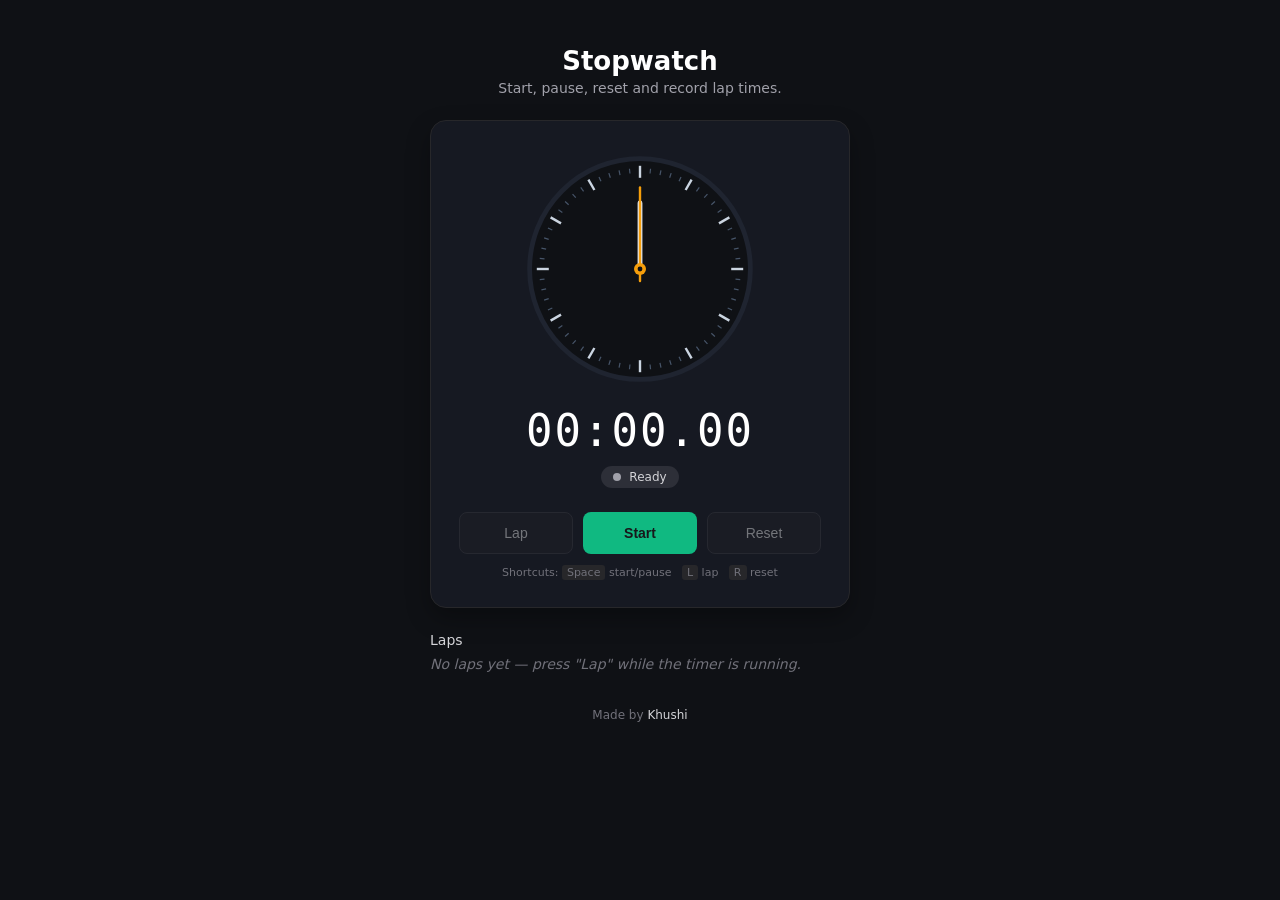
<file: index.html>
<!DOCTYPE html>
<html lang="en">
<head>
  <meta charset="UTF-8" />
  <meta name="viewport" content="width=device-width, initial-scale=1.0" />
  <title>Stopwatch | Khushi</title>
  <style>

    * { box-sizing: border-box; margin: 0; padding: 0; }

    body {
      font-family: system-ui, -apple-system, "Segoe UI", Roboto, sans-serif;
      background: #0f1115;
      color: #fff;
      min-height: 100vh;
      display: flex;
      flex-direction: column;
      align-items: center;
      padding: 40px 16px;
    }

    header { text-align: center; margin-bottom: 24px; max-width: 420px; }
    header .tag {
      font-size: 12px;
      letter-spacing: 0.25em;
      text-transform: uppercase;
      color: #a1a1aa;
    }
    header h1 { font-size: 26px; margin-top: 6px; }
    header p  { color: #a1a1aa; font-size: 14px; margin-top: 4px; }

    .card {
      width: 100%;
      max-width: 420px;
      background: #161922;
      border: 1px solid #27272a;
      border-radius: 16px;
      padding: 28px;
      box-shadow: 0 10px 25px rgba(0, 0, 0, 0.3);
    }

    .clock-wrap { display: flex; justify-content: center; }
    svg.clock { width: 240px; height: 240px; }

    .display {
      font-family: "SF Mono", Menlo, Consolas, monospace;
      font-variant-numeric: tabular-nums;
      font-size: 44px;
      text-align: center;
      letter-spacing: 2px;
      margin-top: 16px;
    }

    .status {
      display: flex;
      justify-content: center;
      margin-top: 10px;
    }
    .pill {
      display: inline-flex;
      align-items: center;
      gap: 8px;
      font-size: 12px;
      padding: 4px 12px;
      border-radius: 999px;
      background: rgba(113, 113, 122, 0.25);
      color: #d4d4d8;
    }
    .pill .dot { width: 8px; height: 8px; border-radius: 50%; background: #a1a1aa; }
    .pill.running { background: rgba(16, 185, 129, 0.15); color: #6ee7b7; }
    .pill.running .dot { background: #34d399; animation: blink 1s infinite; }
    .pill.paused { background: rgba(245, 158, 11, 0.15); color: #fcd34d; }
    .pill.paused .dot { background: #fbbf24; }
    @keyframes blink { 50% { opacity: 0.3; } }

    .controls {
      display: grid;
      grid-template-columns: repeat(3, 1fr);
      gap: 10px;
      margin-top: 24px;
    }
    .controls button {
      padding: 12px 0;
      font-size: 14px;
      font-weight: 500;
      border-radius: 8px;
      cursor: pointer;
      border: 1px solid #3f3f46;
      background: rgba(39, 39, 42, 0.6);
      color: #fff;
      transition: background 0.15s;
    }
    .controls button:hover:not(:disabled) { background: #27272a; }
    .controls button:disabled { opacity: 0.4; cursor: not-allowed; }
    .controls .primary {
      background: #10b981; color: #18181b; border: none; font-weight: 600;
    }
    .controls .primary:hover { background: #34d399; }
    .controls .primary.running { background: #f59e0b; }
    .controls .primary.running:hover { background: #fbbf24; }

    .hint {
      text-align: center;
      font-size: 11px;
      color: #71717a;
      margin-top: 12px;
    }
    kbd {
      background: #27272a;
      padding: 1px 5px;
      border-radius: 3px;
      font-family: inherit;
      font-size: 11px;
    }

    .laps-section { width: 100%; max-width: 420px; margin-top: 24px; }
    .laps-section h2 {
      font-size: 14px;
      color: #d4d4d8;
      margin-bottom: 8px;
      font-weight: 500;
    }
    .laps-section .empty {
      color: #71717a;
      font-size: 14px;
      font-style: italic;
    }
    ol.laps {
      list-style: none;
      background: #161922;
      border: 1px solid #27272a;
      border-radius: 12px;
      max-height: 280px;
      overflow-y: auto;
    }
    ol.laps li {
      display: grid;
      grid-template-columns: 1fr 1fr 1fr;
      align-items: center;
      padding: 8px 16px;
      font-family: "SF Mono", Menlo, Consolas, monospace;
      font-size: 14px;
      border-bottom: 1px solid #27272a;
    }
    ol.laps li:last-child { border-bottom: none; }
    .lap-name { color: #a1a1aa; }
    .lap-split { text-align: center; color: #e4e4e7; }
    .lap-split.best  { color: #34d399; }
    .lap-split.worst { color: #fb7185; }
    .lap-total { text-align: right; color: #71717a; }

    footer {
      margin-top: 36px;
      font-size: 12px;
      color: #71717a;
      text-align: center;
    }
    footer span { color: #d4d4d8; font-weight: 500; }
  </style>
</head>
<body>

  <header>
 
    <h1>Stopwatch</h1>
    <p>Start, pause, reset and record lap times.</p>
  </header>

  <section class="card" aria-label="Stopwatch">
    <div class="clock-wrap">
      <!-- analog clock face. hands are rotated via JS -->
      <svg class="clock" viewBox="0 0 200 200">
        <circle cx="100" cy="100" r="92" fill="#0f1115" stroke="#1f2430" stroke-width="4"/>
        <g id="ticks"></g>
        <line id="minute-hand" x1="100" y1="100" x2="100" y2="45"
              stroke="#e2e8f0" stroke-width="4" stroke-linecap="round"/>
        <line id="second-hand" x1="100" y1="110" x2="100" y2="32"
              stroke="#f59e0b" stroke-width="2" stroke-linecap="round"/>
        <circle cx="100" cy="100" r="5" fill="#f59e0b"/>
        <circle cx="100" cy="100" r="2" fill="#0f1115"/>
      </svg>
    </div>

    <div class="display" id="display" aria-live="polite">00:00.00</div>

    <div class="status">
      <span class="pill" id="status-pill">
        <span class="dot"></span>
        <span id="status-text">Ready</span>
      </span>
    </div>

    <div class="controls">
      <button id="lap-btn" disabled>Lap</button>
      <button id="start-btn" class="primary">Start</button>
      <button id="reset-btn" disabled>Reset</button>
    </div>

    <p class="hint">
      Shortcuts: <kbd>Space</kbd> start/pause &nbsp;
      <kbd>L</kbd> lap &nbsp;
      <kbd>R</kbd> reset
    </p>
  </section>

  <section class="laps-section">
    <h2 id="laps-title">Laps</h2>
    <p id="laps-empty" class="empty">No laps yet — press "Lap" while the timer is running.</p>
    <ol class="laps" id="laps-list" hidden></ol>
  </section>

  <footer>
    Made by <span>Khushi
  </footer>

  <script>
    
    (function drawTicks() {
      const ticks = document.getElementById('ticks');
      for (let i = 0; i < 60; i++) {
        const big = i % 5 === 0;
        const line = document.createElementNS('http://www.w3.org/2000/svg', 'line');
        line.setAttribute('x1', 100);
        line.setAttribute('y1', big ? 14 : 16);
        line.setAttribute('x2', 100);
        line.setAttribute('y2', big ? 24 : 20);
        line.setAttribute('stroke', big ? '#cbd5e1' : '#475569');
        line.setAttribute('stroke-width', big ? 2 : 1);
        line.setAttribute('transform', 'rotate(' + (i * 6) + ' 100 100)');
        ticks.appendChild(line);
      }
    })();

  
    let elapsed = 0;       
    let baseMs  = 0;       
    let startTs = 0;       
    let running = false;
    let timerId = null;
    const laps = [];       

    
    const display    = document.getElementById('display');
    const statusPill = document.getElementById('status-pill');
    const statusText = document.getElementById('status-text');
    const startBtn   = document.getElementById('start-btn');
    const lapBtn     = document.getElementById('lap-btn');
    const resetBtn   = document.getElementById('reset-btn');
    const lapsList   = document.getElementById('laps-list');
    const lapsEmpty  = document.getElementById('laps-empty');
    const lapsTitle  = document.getElementById('laps-title');
    const minuteHand = document.getElementById('minute-hand');
    const secondHand = document.getElementById('second-hand');

  
    function pad(n, w) { w = w || 2; return String(n).padStart(w, '0'); }

    function format(ms) {
      const totalCs = Math.floor(ms / 10);
      const cs = totalCs % 100;
      const totalSec = Math.floor(totalCs / 100);
      const sec = totalSec % 60;
      const min = Math.floor(totalSec / 60) % 60;
      const hr  = Math.floor(totalSec / 3600);
      return hr > 0
        ? pad(hr) + ':' + pad(min) + ':' + pad(sec) + '.' + pad(cs)
        : pad(min) + ':' + pad(sec) + '.' + pad(cs);
    }

    function render() {
      display.textContent = format(elapsed);

    
      const totalSec = elapsed / 1000;
      const secAngle = (totalSec % 60) * 6;
      const minAngle = ((totalSec / 60) % 60) * 6;
      secondHand.setAttribute('transform', 'rotate(' + secAngle + ' 100 100)');
      minuteHand.setAttribute('transform', 'rotate(' + minAngle + ' 100 100)');

      
      statusPill.classList.remove('running', 'paused');
      if (running) {
        statusPill.classList.add('running');
        statusText.textContent = 'Running';
      } else if (elapsed > 0) {
        statusPill.classList.add('paused');
        statusText.textContent = 'Paused';
      } else {
        statusText.textContent = 'Ready';
      }

    
      startBtn.textContent = running ? 'Pause' : (elapsed === 0 ? 'Start' : 'Resume');
      startBtn.classList.toggle('running', running);
      lapBtn.disabled   = !running && elapsed === 0;
      resetBtn.disabled = elapsed === 0 && laps.length === 0;
    }

    function tick() {
      elapsed = baseMs + (Date.now() - startTs);
      render();
    }

   
    function startPause() {
      if (running) {
        // pause -> bank time so far
        baseMs = baseMs + (Date.now() - startTs);
        clearInterval(timerId);
        timerId = null;
        running = false;
      } else {
        startTs = Date.now();
        timerId = setInterval(tick, 10);
        running = true;
      }
      render();
    }

    function reset() {
      clearInterval(timerId);
      timerId = null;
      running = false;
      elapsed = 0;
      baseMs  = 0;
      laps.length = 0;
      renderLaps();
      render();
    }

    function lap() {
      if (!running && elapsed === 0) return;
      laps.unshift(elapsed);
      renderLaps();
    }

    function renderLaps() {
      if (laps.length === 0) {
        lapsList.hidden = true;
        lapsEmpty.hidden = false;
        lapsTitle.textContent = 'Laps';
        return;
      }
      lapsEmpty.hidden = true;
      lapsList.hidden  = false;
      lapsTitle.textContent = 'Laps (' + laps.length + ')';

      // splits + best/worst
      const splits = laps.map((t, i) => t - (laps[i + 1] || 0));
      let bestIdx = -1, worstIdx = -1;
      if (splits.length > 1) {
        let best = Infinity, worst = -Infinity;
        splits.forEach((s, i) => {
          if (s < best)  { best = s;  bestIdx = i; }
          if (s > worst) { worst = s; worstIdx = i; }
        });
      }

      lapsList.innerHTML = '';
      laps.forEach((total, i) => {
        const li = document.createElement('li');
        const splitCls =
          i === bestIdx  ? 'lap-split best'  :
          i === worstIdx ? 'lap-split worst' : 'lap-split';
        li.innerHTML =
          '<span class="lap-name">Lap ' + (laps.length - i) + '</span>' +
          '<span class="' + splitCls + '">' + format(splits[i]) + '</span>' +
          '<span class="lap-total">' + format(total) + '</span>';
        lapsList.appendChild(li);
      });
    }

 
    startBtn.addEventListener('click', startPause);
    lapBtn.addEventListener('click', lap);
    resetBtn.addEventListener('click', reset);

    document.addEventListener('keydown', function (e) {
      if (e.target && e.target.tagName === 'INPUT') return;
      if (e.code === 'Space') { e.preventDefault(); startPause(); }
      else if (e.key.toLowerCase() === 'l') { lap(); }
      else if (e.key.toLowerCase() === 'r') { reset(); }
    });

    render();
  </script>
</body>
</html>
</file>
<file: Stopwatch/style.css>
* { box-sizing: border-box; margin: 0; padding: 0; }

body {
  font-family: system-ui, -apple-system, "Segoe UI", Roboto, sans-serif;
  background: #0f1115;
  color: #fff;
  min-height: 100vh;
  display: flex;
  flex-direction: column;
  align-items: center;
  padding: 40px 16px;
}

header { text-align: center; margin-bottom: 24px; max-width: 420px; }
header .tag {
  font-size: 12px;
  letter-spacing: 0.25em;
  text-transform: uppercase;
  color: #a1a1aa;
}
header h1 { font-size: 26px; margin-top: 6px; }
header p  { color: #a1a1aa; font-size: 14px; margin-top: 4px; }

.card {
  width: 100%;
  max-width: 420px;
  background: #161922;
  border: 1px solid #27272a;
  border-radius: 16px;
  padding: 28px;
  box-shadow: 0 10px 25px rgba(0, 0, 0, 0.3);
}

.clock-wrap { display: flex; justify-content: center; }
svg.clock { width: 240px; height: 240px; }

.display {
  font-family: "SF Mono", Menlo, Consolas, monospace;
  font-variant-numeric: tabular-nums;
  font-size: 44px;
  text-align: center;
  letter-spacing: 2px;
  margin-top: 16px;
}

.status {
  display: flex;
  justify-content: center;
  margin-top: 10px;
}
.pill {
  display: inline-flex;
  align-items: center;
  gap: 8px;
  font-size: 12px;
  padding: 4px 12px;
  border-radius: 999px;
  background: rgba(113, 113, 122, 0.25);
  color: #d4d4d8;
}
.pill .dot { width: 8px; height: 8px; border-radius: 50%; background: #a1a1aa; }
.pill.running { background: rgba(16, 185, 129, 0.15); color: #6ee7b7; }
.pill.running .dot { background: #34d399; animation: blink 1s infinite; }
.pill.paused { background: rgba(245, 158, 11, 0.15); color: #fcd34d; }
.pill.paused .dot { background: #fbbf24; }
@keyframes blink { 50% { opacity: 0.3; } }

.controls {
  display: grid;
  grid-template-columns: repeat(3, 1fr);
  gap: 10px;
  margin-top: 24px;
}
.controls button {
  padding: 12px 0;
  font-size: 14px;
  font-weight: 500;
  border-radius: 8px;
  cursor: pointer;
  border: 1px solid #3f3f46;
  background: rgba(39, 39, 42, 0.6);
  color: #fff;
  transition: background 0.15s;
}
.controls button:hover:not(:disabled) { background: #27272a; }
.controls button:disabled { opacity: 0.4; cursor: not-allowed; }
.controls .primary {
  background: #10b981; color: #18181b; border: none; font-weight: 600;
}
.controls .primary:hover { background: #34d399; }
.controls .primary.running { background: #f59e0b; }
.controls .primary.running:hover { background: #fbbf24; }

.hint {
  text-align: center;
  font-size: 11px;
  color: #71717a;
  margin-top: 12px;
}
kbd {
  background: #27272a;
  padding: 1px 5px;
  border-radius: 3px;
  font-family: inherit;
  font-size: 11px;
}

.laps-section { width: 100%; max-width: 420px; margin-top: 24px; }
.laps-section h2 {
  font-size: 14px;
  color: #d4d4d8;
  margin-bottom: 8px;
  font-weight: 500;
}
.laps-section .empty {
  color: #71717a;
  font-size: 14px;
  font-style: italic;
}
ol.laps {
  list-style: none;
  background: #161922;
  border: 1px solid #27272a;
  border-radius: 12px;
  max-height: 280px;
  overflow-y: auto;
}
ol.laps li {
  display: grid;
  grid-template-columns: 1fr 1fr 1fr;
  align-items: center;
  padding: 8px 16px;
  font-family: "SF Mono", Menlo, Consolas, monospace;
  font-size: 14px;
  border-bottom: 1px solid #27272a;
}
ol.laps li:last-child { border-bottom: none; }
.lap-name { color: #a1a1aa; }
.lap-split { text-align: center; color: #e4e4e7; }
.lap-split.best  { color: #34d399; }
.lap-split.worst { color: #fb7185; }
.lap-total { text-align: right; color: #71717a; }

footer {
  margin-top: 36px;
  font-size: 12px;
  color: #71717a;
  text-align: center;
}
footer span { color: #d4d4d8; font-weight: 500; }
</file>
